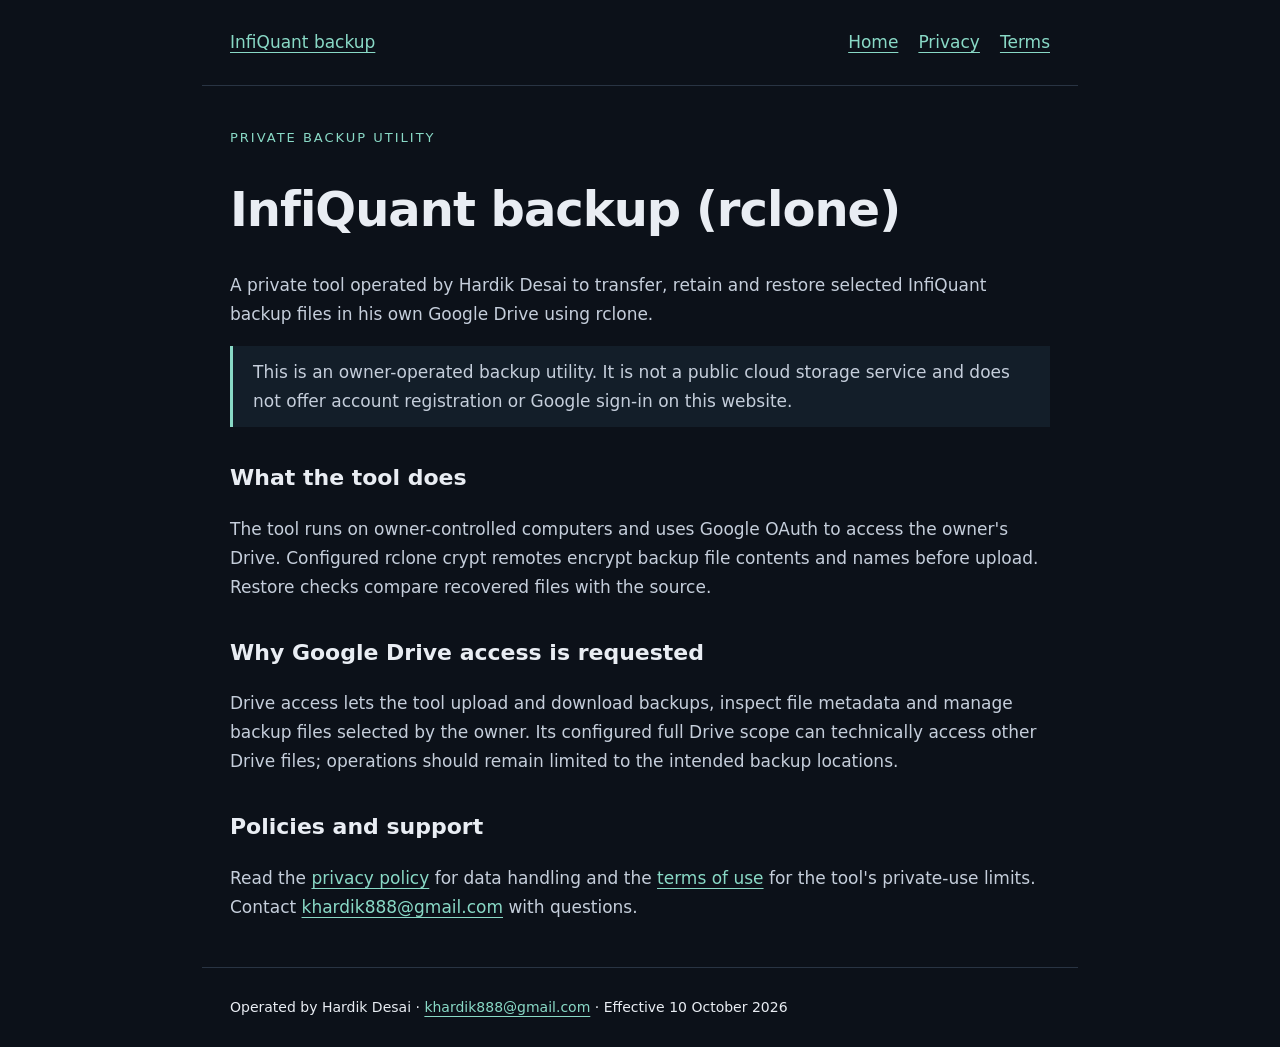
<file: index.html>
<!doctype html><html lang="en"><head><meta charset="utf-8"><meta name="viewport" content="width=device-width,initial-scale=1"><title>Home | InfiQuant backup</title><meta name="description" content="Information and policies for the private InfiQuant backup (rclone) tool."><link rel="stylesheet" href="style.css"></head><body><header><a href="./">InfiQuant backup</a><nav aria-label="Main"><a href="./">Home</a><a href="privacy/">Privacy</a><a href="terms/">Terms</a></nav></header><main><p class="eyebrow">Private backup utility</p><h1>InfiQuant backup (rclone)</h1><p>A private tool operated by Hardik Desai to transfer, retain and restore selected InfiQuant backup files in his own Google Drive using rclone.</p><p class="notice">This is an owner-operated backup utility. It is not a public cloud storage service and does not offer account registration or Google sign-in on this website.</p><h2>What the tool does</h2><p>The tool runs on owner-controlled computers and uses Google OAuth to access the owner's Drive. Configured rclone crypt remotes encrypt backup file contents and names before upload. Restore checks compare recovered files with the source.</p><h2>Why Google Drive access is requested</h2><p>Drive access lets the tool upload and download backups, inspect file metadata and manage backup files selected by the owner. Its configured full Drive scope can technically access other Drive files; operations should remain limited to the intended backup locations.</p><h2>Policies and support</h2><p>Read the <a href="privacy/">privacy policy</a> for data handling and the <a href="terms/">terms of use</a> for the tool's private-use limits. Contact <a href="mailto:khardik888@gmail.com">khardik888@gmail.com</a> with questions.</p></main><footer>Operated by Hardik Desai · <a href="mailto:khardik888@gmail.com">khardik888@gmail.com</a> · Effective 10 October 2026</footer></body></html>
</file>
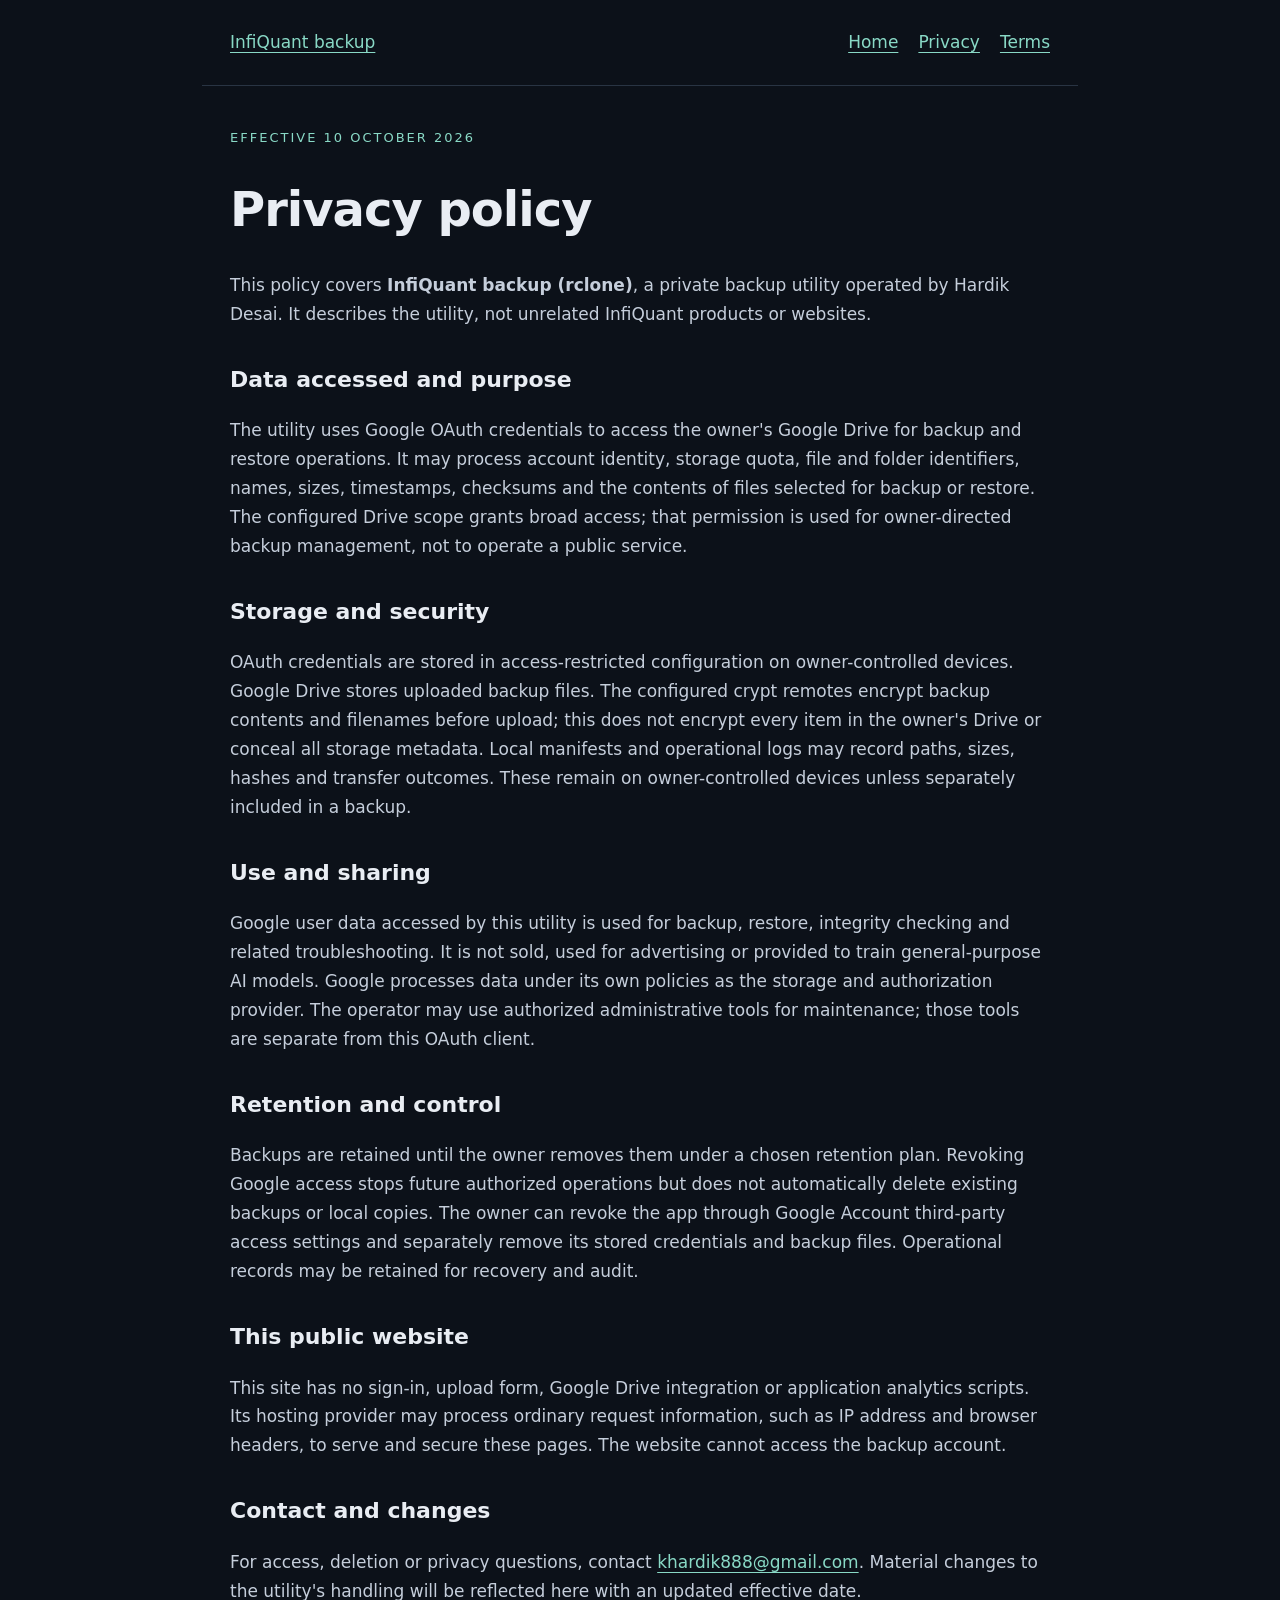
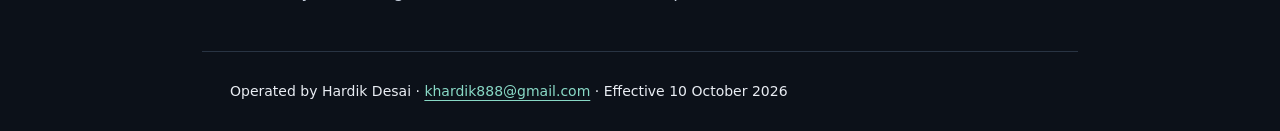
<file: privacy/index.html>
<!doctype html><html lang="en"><head><meta charset="utf-8"><meta name="viewport" content="width=device-width,initial-scale=1"><title>Privacy policy | InfiQuant backup</title><meta name="description" content="Information and policies for the private InfiQuant backup (rclone) tool."><link rel="stylesheet" href="../style.css"></head><body><header><a href="../">InfiQuant backup</a><nav aria-label="Main"><a href="../">Home</a><a href="../privacy/">Privacy</a><a href="../terms/">Terms</a></nav></header><main><p class="eyebrow">Effective 10 October 2026</p><h1>Privacy policy</h1><p>This policy covers <strong>InfiQuant backup (rclone)</strong>, a private backup utility operated by Hardik Desai. It describes the utility, not unrelated InfiQuant products or websites.</p><h2>Data accessed and purpose</h2><p>The utility uses Google OAuth credentials to access the owner's Google Drive for backup and restore operations. It may process account identity, storage quota, file and folder identifiers, names, sizes, timestamps, checksums and the contents of files selected for backup or restore. The configured Drive scope grants broad access; that permission is used for owner-directed backup management, not to operate a public service.</p><h2>Storage and security</h2><p>OAuth credentials are stored in access-restricted configuration on owner-controlled devices. Google Drive stores uploaded backup files. The configured crypt remotes encrypt backup contents and filenames before upload; this does not encrypt every item in the owner's Drive or conceal all storage metadata. Local manifests and operational logs may record paths, sizes, hashes and transfer outcomes. These remain on owner-controlled devices unless separately included in a backup.</p><h2>Use and sharing</h2><p>Google user data accessed by this utility is used for backup, restore, integrity checking and related troubleshooting. It is not sold, used for advertising or provided to train general-purpose AI models. Google processes data under its own policies as the storage and authorization provider. The operator may use authorized administrative tools for maintenance; those tools are separate from this OAuth client.</p><h2>Retention and control</h2><p>Backups are retained until the owner removes them under a chosen retention plan. Revoking Google access stops future authorized operations but does not automatically delete existing backups or local copies. The owner can revoke the app through Google Account third-party access settings and separately remove its stored credentials and backup files. Operational records may be retained for recovery and audit.</p><h2>This public website</h2><p>This site has no sign-in, upload form, Google Drive integration or application analytics scripts. Its hosting provider may process ordinary request information, such as IP address and browser headers, to serve and secure these pages. The website cannot access the backup account.</p><h2>Contact and changes</h2><p>For access, deletion or privacy questions, contact <a href="mailto:khardik888@gmail.com">khardik888@gmail.com</a>. Material changes to the utility's handling will be reflected here with an updated effective date.</p></main><footer>Operated by Hardik Desai · <a href="mailto:khardik888@gmail.com">khardik888@gmail.com</a> · Effective 10 October 2026</footer></body></html>
</file>
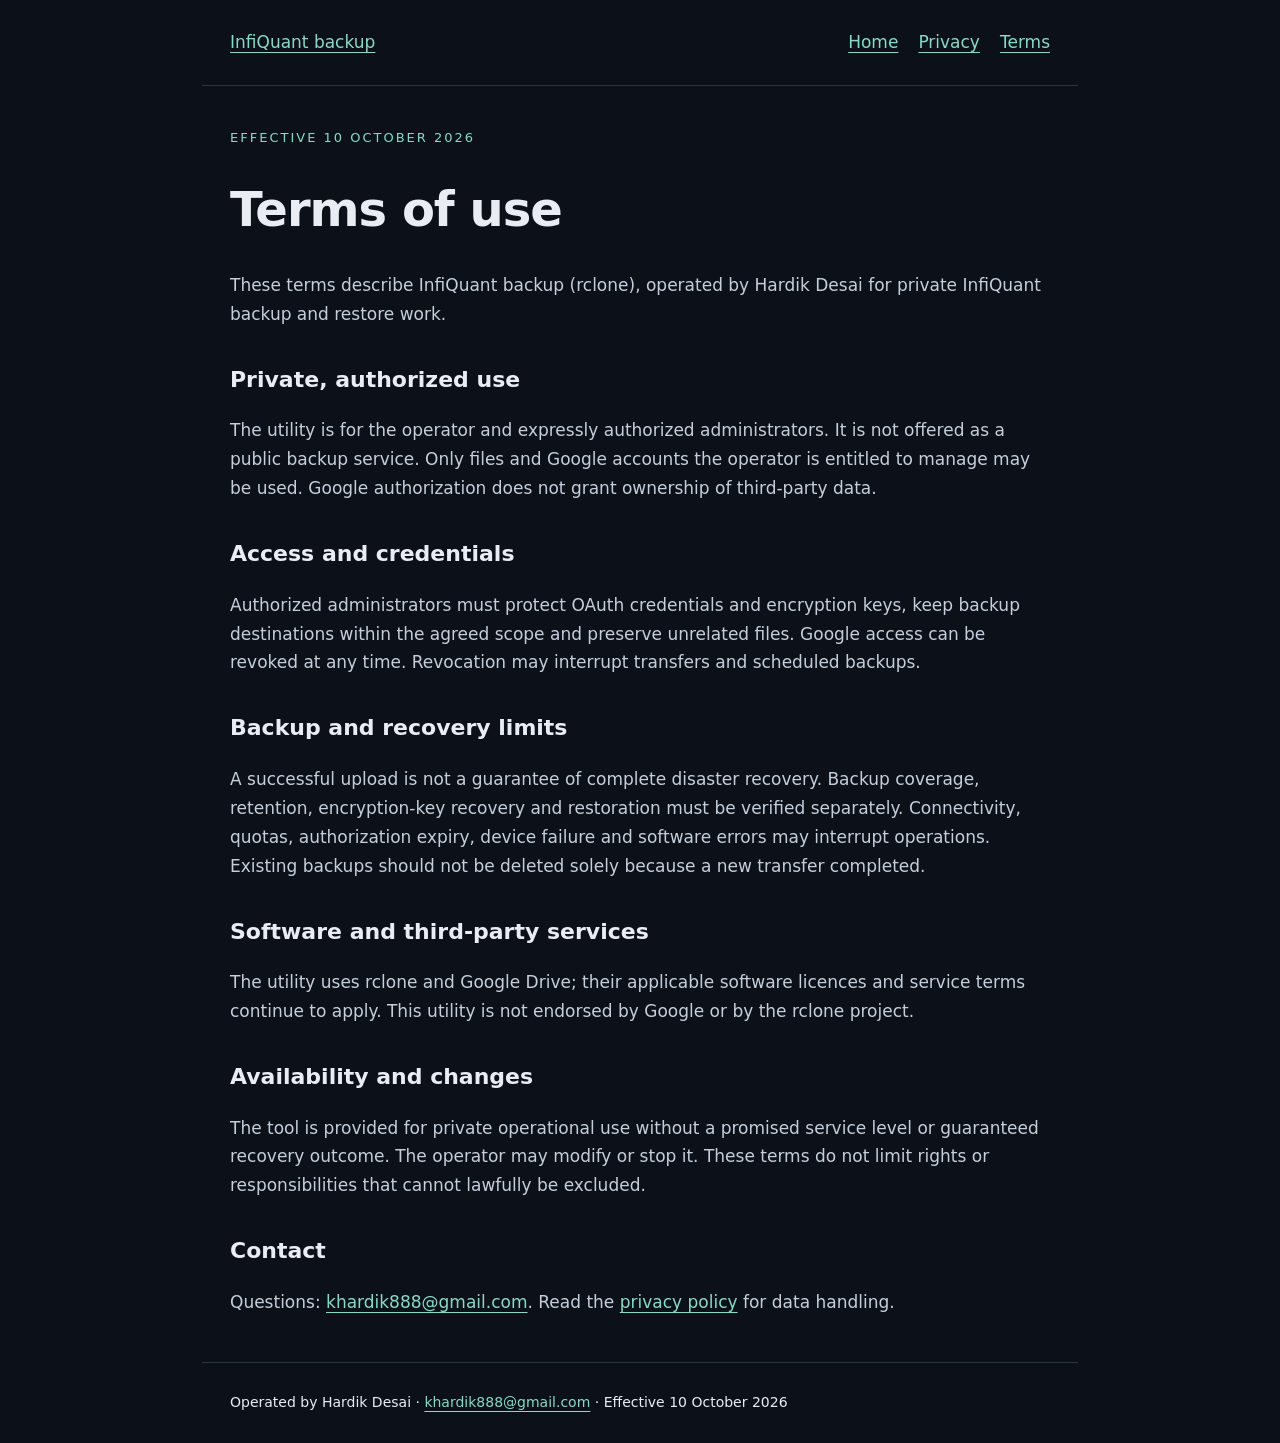
<file: terms/index.html>
<!doctype html><html lang="en"><head><meta charset="utf-8"><meta name="viewport" content="width=device-width,initial-scale=1"><title>Terms of use | InfiQuant backup</title><meta name="description" content="Information and policies for the private InfiQuant backup (rclone) tool."><link rel="stylesheet" href="../style.css"></head><body><header><a href="../">InfiQuant backup</a><nav aria-label="Main"><a href="../">Home</a><a href="../privacy/">Privacy</a><a href="../terms/">Terms</a></nav></header><main><p class="eyebrow">Effective 10 October 2026</p><h1>Terms of use</h1><p>These terms describe InfiQuant backup (rclone), operated by Hardik Desai for private InfiQuant backup and restore work.</p><h2>Private, authorized use</h2><p>The utility is for the operator and expressly authorized administrators. It is not offered as a public backup service. Only files and Google accounts the operator is entitled to manage may be used. Google authorization does not grant ownership of third-party data.</p><h2>Access and credentials</h2><p>Authorized administrators must protect OAuth credentials and encryption keys, keep backup destinations within the agreed scope and preserve unrelated files. Google access can be revoked at any time. Revocation may interrupt transfers and scheduled backups.</p><h2>Backup and recovery limits</h2><p>A successful upload is not a guarantee of complete disaster recovery. Backup coverage, retention, encryption-key recovery and restoration must be verified separately. Connectivity, quotas, authorization expiry, device failure and software errors may interrupt operations. Existing backups should not be deleted solely because a new transfer completed.</p><h2>Software and third-party services</h2><p>The utility uses rclone and Google Drive; their applicable software licences and service terms continue to apply. This utility is not endorsed by Google or by the rclone project.</p><h2>Availability and changes</h2><p>The tool is provided for private operational use without a promised service level or guaranteed recovery outcome. The operator may modify or stop it. These terms do not limit rights or responsibilities that cannot lawfully be excluded.</p><h2>Contact</h2><p>Questions: <a href="mailto:khardik888@gmail.com">khardik888@gmail.com</a>. Read the <a href="../privacy/">privacy policy</a> for data handling.</p></main><footer>Operated by Hardik Desai · <a href="mailto:khardik888@gmail.com">khardik888@gmail.com</a> · Effective 10 October 2026</footer></body></html>
</file>
<file: style.css>
body{margin:0;background:#0c1119;color:#e9edf3;font:17px/1.7 system-ui,sans-serif}main,header,footer{max-width:820px;margin:auto;padding:28px}header{display:flex;flex-wrap:wrap;justify-content:space-between;gap:18px;border-bottom:1px solid #293443}nav{display:flex;gap:20px;flex-wrap:wrap}a{color:#89d9c6;text-underline-offset:4px}h1{font-size:clamp(30px,6vw,48px);line-height:1.2;letter-spacing:-1px}h2{font-size:22px;margin-top:32px}p,li{color:#c5cedb}.eyebrow{color:#89d9c6;font-size:13px;text-transform:uppercase;letter-spacing:2px}footer{border-top:1px solid #293443;font-size:14px}.notice{border-left:3px solid #89d9c6;padding:12px 20px;background:#131e29}
</file>
